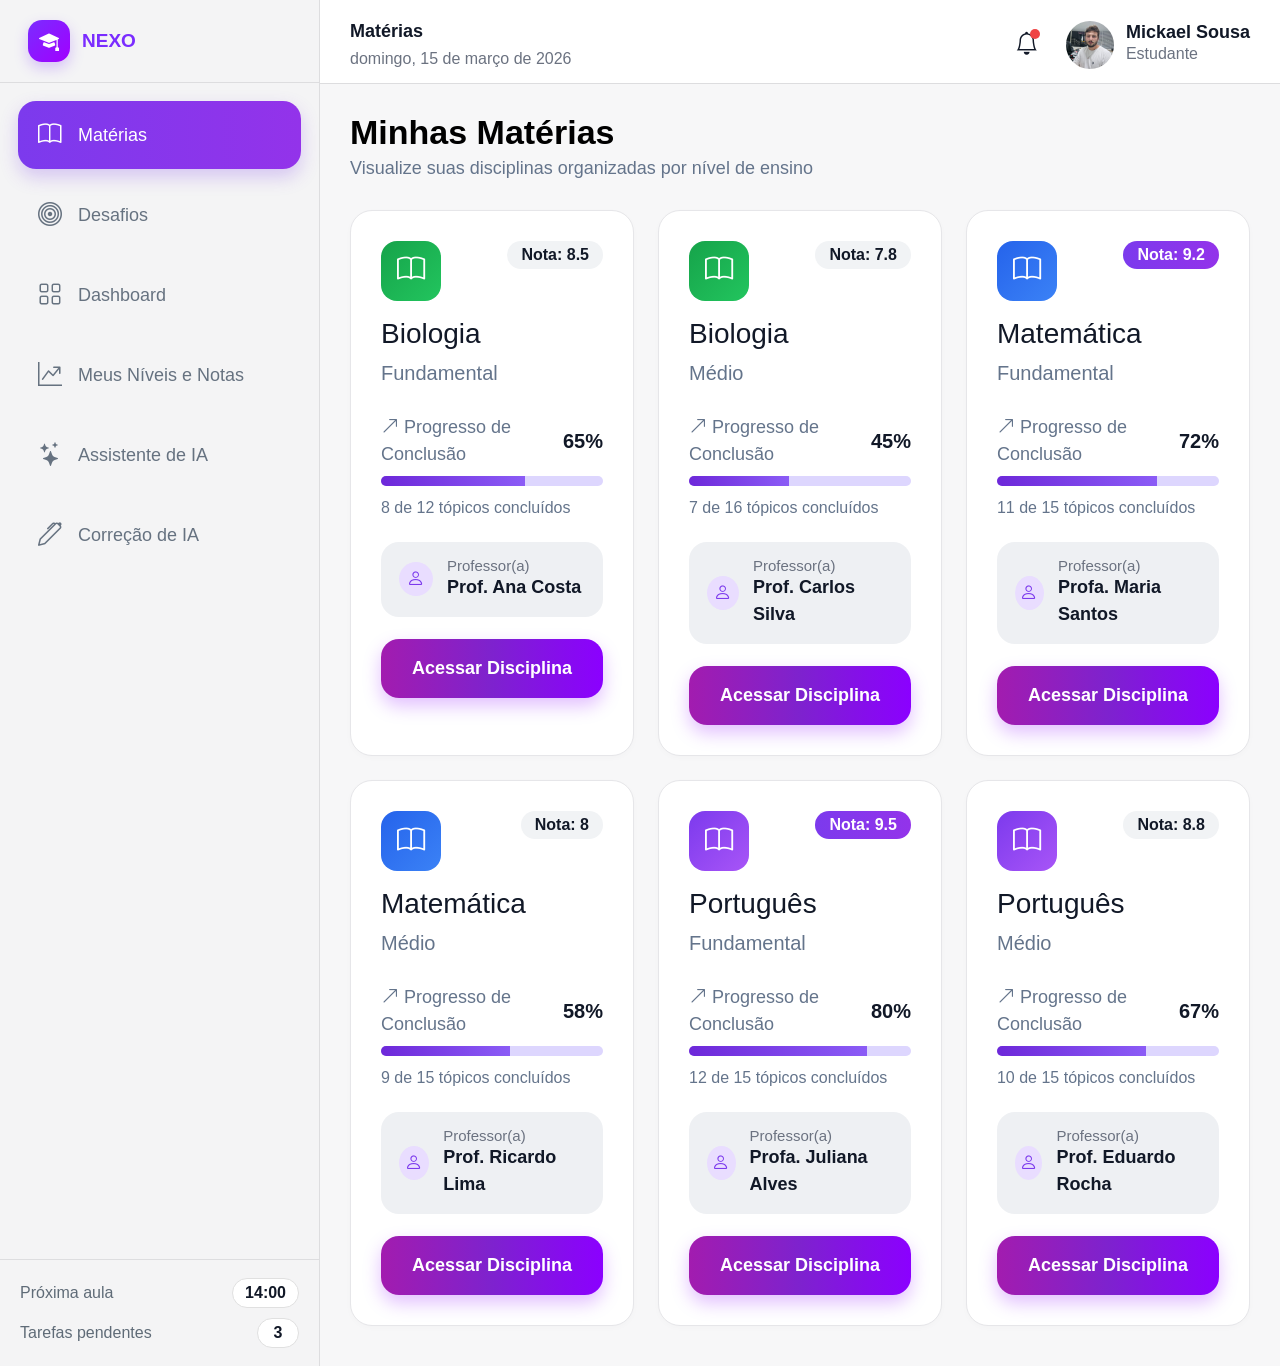
<file: html/index.html>
<!DOCTYPE html>
<html lang="pt-BR">
<head>
    <meta charset="UTF-8">
    <meta name="viewport" content="width=device-width, initial-scale=1.0">
    <title>NEXO – Núcleo de Execução e Orientação Acadêmica</title>

    <!-- Bootstrap -->
    <link href="https://cdn.jsdelivr.net/npm/bootstrap@5.3.3/dist/css/bootstrap.min.css" rel="stylesheet">

    <!-- Bootstrap Icons -->
    <link rel="stylesheet" href="https://cdn.jsdelivr.net/npm/bootstrap-icons@1.11.3/font/bootstrap-icons.min.css">

    <!-- CSS externo -->
    <link rel="stylesheet" href="../css/style.css">
</head>
<body>
    <div class="d-flex layout">
        <!-- Sidebar(Informações de abertura do layout a esquerda) -->
        <aside class="sidebar">
            <div>
                <div class="logo-area d-flex align-items-center">
                    <div class="logo-icon">
                        <i class="bi bi-mortarboard-fill"></i>
                    </div>
                    <span class="logo-text">NEXO</span>
                </div>

                <nav class="menu">
                    <div class="menu-item active">
                        <i class="bi bi-book"></i>
                        <span>Matérias</span>
                    </div>

                    <div class="menu-item">
                        <i class="bi bi-bullseye"></i>
                        <span>Desafios</span>
                    </div>

                    <div class="menu-item">
                        <i class="bi bi-grid"></i>
                        <span>Dashboard</span>
                    </div>

                    <div class="menu-item">
                        <i class="bi bi-graph-up-arrow"></i>
                        <span>Meus Níveis e Notas</span>
                    </div>

                    <div class="menu-item">
                        <i class="bi bi-stars"></i>
                        <span>Assistente de IA</span>
                    </div>

                    <div class="menu-item">
                        <i class="bi bi-pen"></i>
                        <span>Correção de IA</span>
                    </div>
                </nav>
            </div>

            <div class="sidebar-footer">
                <div class="footer-row">
                    <span>Próxima aula</span>
                    <div class="footer-badge">14:00</div>
                </div>

                <div class="footer-row mb-0">
                    <span>Tarefas pendentes</span>
                    <div class="footer-badge">3</div>
                </div>
            </div>
        </aside>

        <!-- Conteúdo -->
        <main class="main-content flex-grow-1">
            <header class="topbar d-flex justify-content-between align-items-center">
                <div>
                    <div class="page-mini-title">Matérias</div>
                    <div class="page-date">domingo, 15 de março de 2026</div>
                </div>

                <div class="topbar-right">
                    <div class="notification">
                        <i class="bi bi-bell"></i>
                    </div>

                    <div class="user-box">
                        <img src="../imagensProjeto/Mikael.jpeg" alt="Usuário" class="user-photo">
                        <div>
                            <div class="user-name">Mickael Sousa</div>
                            <div class="user-role">Estudante</div>
                        </div>
                    </div>
                </div>
            </header>

            <section class="content-area">
                <h1 class="main-title">Minhas Matérias</h1>
                <p class="main-subtitle">Visualize suas disciplinas organizadas por nível de ensino</p>

                <div class="row g-4">
                    <!-- Card 1 -->
                    <div class="col-md-6 col-xl-4">
                        <div class="subject-card">
                            <div class="card-top">
                                <div class="subject-icon green-icon">
                                    <i class="bi bi-book"></i>
                                </div>
                                <div class="grade-badge">Nota: 8.5</div>
                            </div>

                            <h2 class="subject-name">Biologia</h2>
                            <p class="subject-level">Fundamental</p>

                            <div class="progress-head">
                                <span><i class="bi bi-arrow-up-right"></i> Progresso de Conclusão</span>
                                <strong>65%</strong>
                            </div>

                            <div class="custom-progress">
                                <div class="custom-progress-bar" style="width: 65%;"></div>
                            </div>

                            <p class="progress-info">8 de 12 tópicos concluídos</p>

                            <div class="teacher-box">
                                <div class="teacher-icon">
                                    <i class="bi bi-person"></i>
                                </div>
                                <div>
                                    <div class="teacher-label">Professor(a)</div>
                                    <div class="teacher-name">Prof. Ana Costa</div>
                                </div>
                            </div>

                            <button class="subject-btn">Acessar Disciplina</button>
                        </div>
                    </div>

                    <!-- Card 2 -->
                    <div class="col-md-6 col-xl-4">
                        <div class="subject-card">
                            <div class="card-top">
                                <div class="subject-icon green-icon">
                                    <i class="bi bi-book"></i>
                                </div>
                                <div class="grade-badge">Nota: 7.8</div>
                            </div>

                            <h2 class="subject-name">Biologia</h2>
                            <p class="subject-level">Médio</p>

                            <div class="progress-head">
                                <span><i class="bi bi-arrow-up-right"></i> Progresso de Conclusão</span>
                                <strong>45%</strong>
                            </div>

                            <div class="custom-progress">
                                <div class="custom-progress-bar" style="width: 45%;"></div>
                            </div>

                            <p class="progress-info">7 de 16 tópicos concluídos</p>

                            <div class="teacher-box">
                                <div class="teacher-icon">
                                    <i class="bi bi-person"></i>
                                </div>
                                <div>
                                    <div class="teacher-label">Professor(a)</div>
                                    <div class="teacher-name">Prof. Carlos Silva</div>
                                </div>
                            </div>

                            <button class="subject-btn">Acessar Disciplina</button>
                        </div>
                    </div>

                    <!-- Card 3 -->
                    <div class="col-md-6 col-xl-4">
                        <div class="subject-card">
                            <div class="card-top">
                                <div class="subject-icon blue-icon">
                                    <i class="bi bi-book"></i>
                                </div>
                                <div class="grade-badge purple-badge">Nota: 9.2</div>
                            </div>

                            <h2 class="subject-name">Matemática</h2>
                            <p class="subject-level">Fundamental</p>

                            <div class="progress-head">
                                <span><i class="bi bi-arrow-up-right"></i> Progresso de Conclusão</span>
                                <strong>72%</strong>
                            </div>

                            <div class="custom-progress">
                                <div class="custom-progress-bar" style="width: 72%;"></div>
                            </div>

                            <p class="progress-info">11 de 15 tópicos concluídos</p>

                            <div class="teacher-box">
                                <div class="teacher-icon">
                                    <i class="bi bi-person"></i>
                                </div>
                                <div>
                                    <div class="teacher-label">Professor(a)</div>
                                    <div class="teacher-name">Profa. Maria Santos</div>
                                </div>
                            </div>

                            <button class="subject-btn">Acessar Disciplina</button>
                        </div>
                    </div>

                    <!-- Card 4 -->
                    <div class="col-md-6 col-xl-4">
                        <div class="subject-card">
                            <div class="card-top">
                                <div class="subject-icon blue-icon">
                                    <i class="bi bi-book"></i>
                                </div>
                                <div class="grade-badge">Nota: 8</div>
                            </div>

                            <h2 class="subject-name">Matemática</h2>
                            <p class="subject-level">Médio</p>

                            <div class="progress-head">
                                <span><i class="bi bi-arrow-up-right"></i> Progresso de Conclusão</span>
                                <strong>58%</strong>
                            </div>

                            <div class="custom-progress">
                                <div class="custom-progress-bar" style="width: 58%;"></div>
                            </div>

                            <p class="progress-info">9 de 15 tópicos concluídos</p>

                            <div class="teacher-box">
                                <div class="teacher-icon">
                                    <i class="bi bi-person"></i>
                                </div>
                                <div>
                                    <div class="teacher-label">Professor(a)</div>
                                    <div class="teacher-name">Prof. Ricardo Lima</div>
                                </div>
                            </div>

                            <button class="subject-btn">Acessar Disciplina</button>
                        </div>
                    </div>

                    <!-- Card 5 -->
                    <div class="col-md-6 col-xl-4">
                        <div class="subject-card">
                            <div class="card-top">
                                <div class="subject-icon purple-icon">
                                    <i class="bi bi-book"></i>
                                </div>
                                <div class="grade-badge purple-badge">Nota: 9.5</div>
                            </div>

                            <h2 class="subject-name">Português</h2>
                            <p class="subject-level">Fundamental</p>

                            <div class="progress-head">
                                <span><i class="bi bi-arrow-up-right"></i> Progresso de Conclusão</span>
                                <strong>80%</strong>
                            </div>

                            <div class="custom-progress">
                                <div class="custom-progress-bar" style="width: 80%;"></div>
                            </div>

                            <p class="progress-info">12 de 15 tópicos concluídos</p>

                            <div class="teacher-box">
                                <div class="teacher-icon">
                                    <i class="bi bi-person"></i>
                                </div>
                                <div>
                                    <div class="teacher-label">Professor(a)</div>
                                    <div class="teacher-name">Profa. Juliana Alves</div>
                                </div>
                            </div>

                            <button class="subject-btn">Acessar Disciplina</button>
                        </div>
                    </div>

                    <!-- Card 6 -->
                    <div class="col-md-6 col-xl-4">
                        <div class="subject-card">
                            <div class="card-top">
                                <div class="subject-icon purple-icon">
                                    <i class="bi bi-book"></i>
                                </div>
                                <div class="grade-badge">Nota: 8.8</div>
                            </div>

                            <h2 class="subject-name">Português</h2>
                            <p class="subject-level">Médio</p>

                            <div class="progress-head">
                                <span><i class="bi bi-arrow-up-right"></i> Progresso de Conclusão</span>
                                <strong>67%</strong>
                            </div>

                            <div class="custom-progress">
                                <div class="custom-progress-bar" style="width: 67%;"></div>
                            </div>

                            <p class="progress-info">10 de 15 tópicos concluídos</p>

                            <div class="teacher-box">
                                <div class="teacher-icon">
                                    <i class="bi bi-person"></i>
                                </div>
                                <div>
                                    <div class="teacher-label">Professor(a)</div>
                                    <div class="teacher-name">Prof. Eduardo Rocha</div>
                                </div>
                            </div>

                            <button class="subject-btn">Acessar Disciplina</button>
                        </div>
                    </div>
                </div>
            </section>
        </main>
    </div>
</body>
</html>
</file>
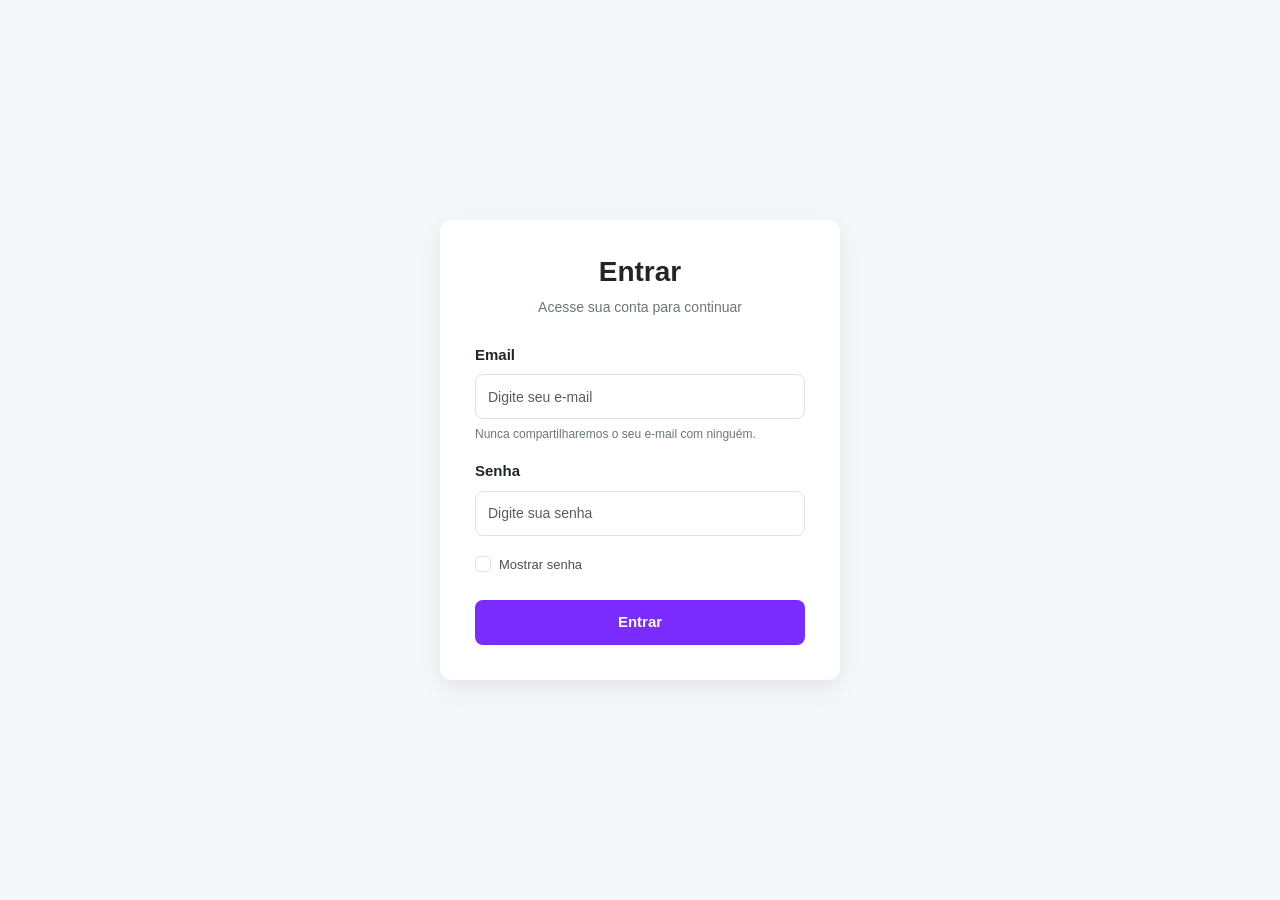
<file: html/login.html>
<!DOCTYPE html>
<html lang="pt-BR">
<head>
    <meta charset="UTF-8">
    <meta name="viewport" content="width=device-width, initial-scale=1.0">
    <title>Login</title>

    <!-- Bootstrap -->
    <link href="https://cdn.jsdelivr.net/npm/bootstrap@5.3.3/dist/css/bootstrap.min.css" rel="stylesheet">

    <!-- Bootstrap Icons -->
    <link rel="stylesheet" href="https://cdn.jsdelivr.net/npm/bootstrap-icons@1.11.3/font/bootstrap-icons.min.css">

    <!-- CSS externo -->
    <link rel="stylesheet" href="../css/login.css">
</head>
<body>

    <div class="login-container">
        <form class="login-form">
            <h2 class="login-title">Entrar</h2>
            <p class="login-subtitle">Acesse sua conta para continuar</p>

            <div class="mb-3">
                <label for="exampleInputEmail1" class="form-label">Email</label>
                <input type="email" class="form-control" id="exampleInputEmail1" aria-describedby="emailHelp" placeholder="Digite seu e-mail">

                <div id="emailHelp" class="form-text">
                    Nunca compartilharemos o seu e-mail com ninguém.
                </div>
            </div>

            <div class="mb-3">
                <label for="exampleInputPassword1" class="form-label">Senha</label>
                <input type="password" class="form-control" id="exampleInputPassword1" placeholder="Digite sua senha">
            </div>

            <div class="form-check mb-4">
                <input type="checkbox" class="form-check-input" id="exampleCheck1">
                <label class="form-check-label" for="exampleCheck1">Mostrar senha</label>
            </div>

            <button type="submit" class="btn btn-login w-100">Entrar</button>
        </form>
    </div>

</body>
</html>
</file>
<file: css/style.css>
/* Configurações globais do corpo da página
   background-color: define a cor de fundo cinza claro
   font-family: define a tipografia padrão
   overflow-x: hidden: evita o surgimento de barra de rolagem horizontal
   margin: 0: remove os espaços padrão das bordas do navegador */
body {
    background-color: #f7f7f8;
    font-family: Arial, Helvetica, sans-serif;
    overflow-x: hidden;
    margin: 0;
}

/* Container principal da aplicação
   min-height: garante que o layout ocupe no mínimo 100% da altura da tela */
.layout {
    min-height: 100vh;
}

/* Barra lateral de navegação
   width: define a largura fixa de 320px
   background: cor de fundo levemente cinza
   border-right: linha fina à direita para separação visual
   display: flex: habilita o sistema de alinhamento Flexbox
   flex-direction: column: empilha os elementos verticalmente
   justify-content: space-between: empurra o menu para o topo e o footer para a base */
.sidebar {
    width: 320px;
    background: #f4f4f5;
    border-right: 1px solid #dddddf;
    display: flex;
    flex-direction: column;
    justify-content: space-between;
}

/* Área que contém o logotipo
   padding: espaçamento interno para afastar o logo das bordas
   border-bottom: linha fina na base para separar do menu */
.logo-area {
    padding: 20px 28px;
    border-bottom: 1px solid #dddddf;
}

/* Ícone do logotipo (o quadrado roxo)
   border-radius: arredonda as pontas do quadrado
   background: linear-gradient: cria um efeito de cor degradê
   display: flex/align-items/justify-content: centraliza o ícone/letra perfeitamente
   box-shadow: cria uma sombra suave roxa abaixo do ícone */
.logo-icon {
    width: 42px;
    height: 42px;
    border-radius: 14px;
    background: linear-gradient(135deg, #7a2cff, #a100ff);
    display: flex;
    align-items: center;
    justify-content: center;
    color: white;
    font-size: 20px;
    box-shadow: 0 6px 14px rgba(122, 44, 255, 0.25);
}

/* Texto que acompanha o logo
   color: define a cor roxa da marca
   font-weight: 700 deixa o texto em negrito
   margin-left: afasta o texto do ícone quadrado */
.logo-text {
    color: #7a2cff;
    font-weight: 700;
    font-size: 19px;
    margin-left: 12px;
}

/* Espaçamento interno do container do menu */
.menu {
    padding: 18px;
}

/* Itens individuais de link do menu
   gap: cria espaço uniforme entre o ícone e o texto
   padding: aumenta a área clicável e o respiro interno
   border-radius: deixa os cantos do item arredondados */
.menu-item {
    display: flex;
    align-items: center;
    gap: 16px;
    padding: 16px 20px;
    border-radius: 18px;
    color: #667280;
    font-size: 18px;
    font-weight: 500;
    margin-bottom: 12px;
}

/* Define o tamanho dos ícones de fonte dentro do menu */
.menu-item i {
    font-size: 24px;
}

/* Estilo do item de menu quando estiver selecionado
   background: aplica um degradê roxo de destaque
   color: muda o texto para branco
   box-shadow: adiciona brilho/sombra roxa externa */
.menu-item.active {
    background: linear-gradient(90deg, #7c3aed, #9333ea);
    color: #ffffff;
    box-shadow: 0 8px 18px rgba(124, 58, 237, 0.25);
}

/* Rodapé da barra lateral
   border-top: linha fina no topo para separar do menu acima */
.sidebar-footer {
    border-top: 1px solid #dddddf;
    padding: 18px 20px;
    color: #5f6b77;
    font-size: 16px;
}

/* Organização das linhas no footer
   justify-content: space-between: coloca o texto num lado e a badge no outro */
.footer-row {
    display: flex;
    justify-content: space-between;
    align-items: center;
    margin-bottom: 10px;
}

/* Pequena etiqueta circular no footer (badge)
   border-radius: 999px: cria o efeito de pílula arredondada
   min-width: garante que o círculo não achate com pouco texto */
.footer-badge {
    min-width: 42px;
    height: 30px;
    padding: 0 12px;
    background: #ffffff;
    border: 1px solid #e0e0e0;
    border-radius: 999px;
    display: flex;
    align-items: center;
    justify-content: center;
    color: #111827;
    font-weight: 600;
}

/* Área principal à direita da sidebar
   flex: 1: faz com que esta div preencha todo o espaço restante horizontalmente */
.main-content {
    flex: 1;
}

/* Barra superior da área principal
   background: fundo branco sólido
   border-bottom: linha de separação inferior */
.topbar {
    background: #ffffff;
    border-bottom: 1px solid #dddddf;
    padding: 18px 30px 12px;
}

/* Título de seção na topbar */
.page-mini-title {
    font-size: 18px;
    color: #111827;
    font-weight: 600;
    margin-bottom: 2px;
}

/* Texto da data na topbar */
.page-date {
    color: #6b7280;
    font-size: 16px;
}

/* Lado direito da topbar (notificações e usuário)
   gap: 28px: espaçamento largo entre notificações e perfil */
.topbar-right {
    display: flex;
    align-items: center;
    gap: 28px;
}

/* Container do ícone de notificação
   position: relative: permite que o ponto vermelho se posicione em relação a este ícone */
.notification {
    position: relative;
    font-size: 23px;
    color: #111827;
}

/* O ponto vermelho de alerta na notificação
   content: "": necessário para que o elemento virtual exista
   position: absolute: coloca o ponto exatamente no canto superior direito do sino
   border-radius: 50%: torna o ponto perfeitamente circular */
.notification::after {
    content: "";
    width: 10px;
    height: 10px;
    background: #ef4444;
    border-radius: 50%;
    position: absolute;
    top: 2px;
    right: -2px;
}

/* Caixa com as informações do usuário */
.user-box {
    display: flex;
    align-items: center;
    gap: 12px;
}

/* Foto do perfil do usuário
   border-radius: 50%: deixa a foto redonda
   object-fit: cover: garante que a imagem não distorça ao preencher o círculo */
.user-photo {
    width: 48px;
    height: 48px;
    border-radius: 50%;
    object-fit: cover;
}

/* Estilo para o nome do usuário */
.user-name {
    font-size: 18px;
    font-weight: 600;
    color: #111827;
    line-height: 1.1;
}

/* Estilo para o cargo/função do usuário */
.user-role {
    font-size: 16px;
    color: #6b7280;
}

/* Espaçamento da área onde ficam os cards e o conteúdo principal */
.content-area {
    padding: 28px 30px 40px;
}

/* Título principal da página (Ex: "Disciplinas") */
.main-title {
    font-size: 34px;
    font-weight: 700;
    color: #000000;
    margin-bottom: 2px;
}

/* Subtítulo logo abaixo do título principal */
.main-subtitle {
    font-size: 18px;
    color: #64748b;
    margin-bottom: 28px;
}

/* Card individual de disciplina
   background: fundo branco
   border-radius: 22px: cantos bem arredondados e modernos
   box-shadow: sombra muito sutil para destacar levemente o card do fundo */
.subject-card {
    background: #ffffff;
    border: 1px solid #e6e6e9;
    border-radius: 22px;
    padding: 30px;
    box-shadow: 0 2px 6px rgba(0, 0, 0, 0.02);
    height: 100%;
}

/* Topo do card (ícone + badge de nota)
   justify-content: space-between: separa ícone da etiqueta de nota */
.card-top {
    display: flex;
    justify-content: space-between;
    align-items: flex-start;
    margin-bottom: 18px;
}

/* Container circular para o ícone da matéria */
.subject-icon {
    width: 60px;
    height: 60px;
    border-radius: 16px;
    display: flex;
    align-items: center;
    justify-content: center;
    color: white;
    font-size: 28px;
}

/* Variações de cores (degradês) para os ícones das matérias */
.green-icon { background: linear-gradient(135deg, #16a34a, #22c55e); }
.blue-icon { background: linear-gradient(135deg, #2563eb, #3b82f6); }
.purple-icon { background: linear-gradient(135deg, #7c3aed, #a855f7); }

/* Etiqueta de nota/frequência (badge) */
.grade-badge {
    background: #f1f3f5;
    color: #111827;
    font-size: 16px;
    font-weight: 700;
    padding: 6px 14px;
    border-radius: 999px;
    line-height: 1;
}

/* Versão roxa em destaque da badge */
.purple-badge {
    background: linear-gradient(90deg, #7c3aed, #9333ea);
    color: white;
}

/* Nome da matéria no card */
.subject-name {
    font-size: 28px;
    font-weight: 500;
    color: #111827;
    line-height: 1.1;
    margin-bottom: 8px;
}

/* Nível ou categoria da matéria */
.subject-level {
    font-size: 20px;
    color: #64748b;
    margin-bottom: 26px;
}

/* Cabeçalho da barra de progresso (Texto de % e "Progresso") */
.progress-head {
    display: flex;
    justify-content: space-between;
    align-items: center;
    font-size: 18px;
    color: #64748b;
    margin-bottom: 8px;
}

/* Deixa o número da porcentagem em negrito e preto */
.progress-head strong {
    color: #111827;
    font-size: 20px;
}

/* Fundo da barra de progresso (trilho vazio)
   overflow: hidden: garante que o preenchimento interno respeite o arredondamento */
.custom-progress {
    height: 10px;
    background: #ddd6fe;
    border-radius: 999px;
    overflow: hidden;
    margin-bottom: 10px;
}

/* O preenchimento colorido da barra de progresso */
.custom-progress-bar {
    height: 100%;
    background: linear-gradient(90deg, #6d28d9, #8b5cf6);
}

/* Texto informativo sobre as lições concluídas */
.progress-info {
    color: #64748b;
    font-size: 16px;
    margin-bottom: 22px;
}

/* Caixa cinza que contém os dados do professor */
.teacher-box {
    background: #eef0f3;
    border-radius: 18px;
    padding: 16px 18px;
    display: flex;
    align-items: center;
    gap: 14px;
    margin-bottom: 22px;
}

/* Ícone/Avatar circular do professor */
.teacher-icon {
    width: 34px;
    height: 34px;
    border-radius: 50%;
    background: #e9ddff;
    color: #7c3aed;
    display: flex;
    align-items: center;
    justify-content: center;
    font-size: 18px;
}

/* Rótulo "Professor" pequeno acima do nome */
.teacher-label {
    font-size: 15px;
    color: #6b7280;
    line-height: 1.1;
}

/* Nome do professor em negrito */
.teacher-name {
    font-size: 18px;
    color: #111827;
    font-weight: 600;
}

/* Botão principal do card de disciplina
   width: 100%: ocupa toda a largura do card
   border: none: remove a borda padrão de botão
   background: degradê roxo/magenta chamativo
   box-shadow: sombra roxa intensa para dar elevação */
.subject-btn {
    width: 100%;
    border: none;
    border-radius: 18px;
    padding: 16px;
    font-size: 18px;
    font-weight: 700;
    color: white;
    background: linear-gradient(90deg, #a21caf, #7e22ce, #8b00ff);
    box-shadow: 0 8px 18px rgba(139, 0, 255, 0.25);
}
</file>
<file: css/login.css>
/* Remove a margem e o espaçamento padrão do navegador
   Define a cor de fundo da página
   Define a fonte padrão do site */
body {
    margin: 0;
    padding: 0;
    background-color: #f5f7fb;
    font-family: Arial, Helvetica, sans-serif;
}

/* Container principal do login
   min-height: faz ocupar pelo menos 100% da altura da tela
   display:flex: ativa o sistema flexbox para alinhar elementos
   justify-content:center: centraliza horizontalmente
   align-items:center: centraliza verticalmente
   padding: cria um espaço interno caso a tela seja pequena */
.login-container {
    min-height: 100vh;
    display: flex;
    justify-content: center;
    align-items: center;
    padding: 20px;
}

/* Estilização do formulário de login
   width: ocupa toda largura disponível
   max-width: limita a largura máxima do formulário
   background-color: define o fundo branco do card
   padding: espaço interno entre borda e conteúdo
   border-radius: arredonda os cantos
   box-shadow: cria sombra para dar efeito de card */
.login-form {
    width: 100%;
    max-width: 400px;
    background-color: #ffffff;
    padding: 35px;
    border-radius: 12px;
    box-shadow: 0 8px 25px rgba(0, 0, 0, 0.08);
}

/* Título principal do login
   font-size: tamanho da fonte
   font-weight: deixa o texto em negrito
   color: cor do texto
   margin-bottom: espaço abaixo do título
   text-align:center: centraliza o texto */
.login-title {
    font-size: 28px;
    font-weight: 700;
    color: #212529;
    margin-bottom: 8px;
    text-align: center;
}

/* Subtítulo abaixo do título
   fonte menor
   cor mais clara
   centralizado
   espaço abaixo para separar dos campos */
.login-subtitle {
    font-size: 14px;
    color: #6c757d;
    text-align: center;
    margin-bottom: 25px;
}

/* Labels dos campos (Email e Senha)
   define tamanho da fonte
   deixa o texto em negrito
   define cor do texto
   cria espaçamento abaixo */
.form-label {
    font-size: 15px;
    font-weight: 600;
    color: #212529;
    margin-bottom: 8px;
}

/* Campos de entrada (input)
   height: altura do campo
   font-size: tamanho do texto digitado
   border-radius: arredonda as bordas */
.form-control {
    height: 45px;
    font-size: 14px;
    border-radius: 8px;
}

/* Estilo quando o campo está selecionado (focus)
   box-shadow:none remove a sombra padrão do bootstrap
   border-color define a cor da borda quando selecionado */
.form-control:focus {
    box-shadow: none;
    border-color: #0d6efd;
}

/* Texto auxiliar (ex: não compartilharemos seu email)
   fonte menor
   cor mais suave
   pequeno espaço acima */
.form-text {
    font-size: 12px;
    color: #6c757d;
    margin-top: 6px;
}

/* Texto do checkbox
   define tamanho da fonte
   define cor do texto */
.form-check-label {
    font-size: 13px;
    color: #495057;
}

/* Botão padrão
   height: altura do botão
   font-size: tamanho da fonte
   font-weight: deixa o texto em negrito
   border-radius: arredonda o botão */
.btn {
    height: 45px;
    font-size: 15px;
    font-weight: 600;
    border-radius: 8px;
}

/* Botão específico do login
   background-color: cor de fundo do botão
   border:none remove a borda padrão
   color:white define a cor do texto */
.btn-login{
    background-color: #7a2cff;
    border: none;
    color: white;
}

/* Cor do botão quando o mouse passa por cima (hover) */
.btn-login:hover{
    background-color: #6923e6;
}
</file>
